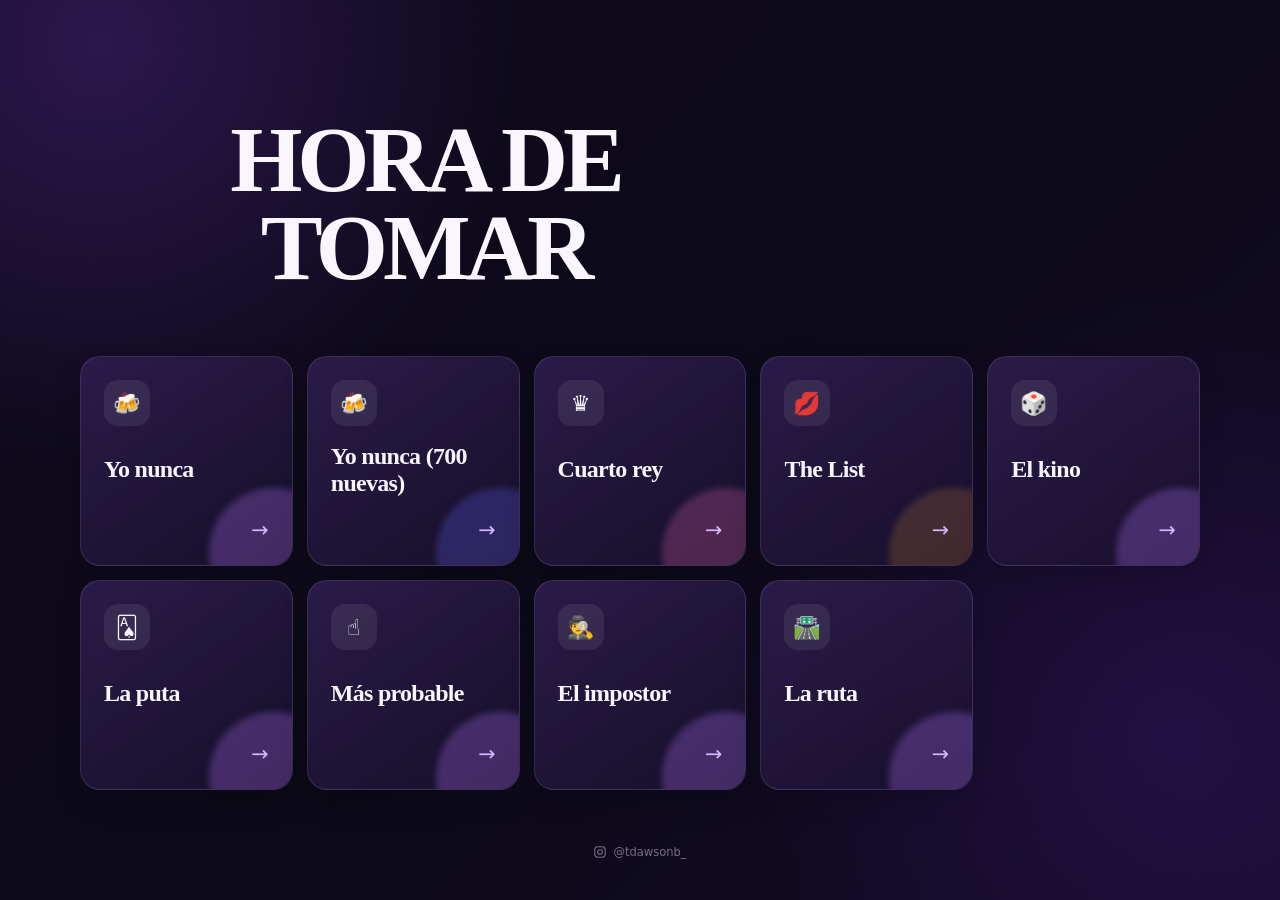
<file: index.html>
<!DOCTYPE html>
<html lang="es">
<head>
  <meta charset="UTF-8">
  <meta name="viewport" content="width=device-width, initial-scale=1.0">
  <meta name="theme-color" content="#100a1f">
  <title>EL ENFASIS</title>
  <link rel="stylesheet" href="styles.css">
</head>
<body>
  <header class="site-header">
    <!-- <a class="brand" href="index.html"><span class="brand-mark">✦</span> Inicio</a> -->
    <!-- <span class="header-link">5 juegos para la noche</span> -->
  </header>
  <main class="home-shell">
    <section class="home-hero">
      <!-- <p class="eyebrow">Plan de noche</p> -->
      <h1>HORA DE TOMAR<br><span></span></h1>
      <!-- <p class="hero-copy">Elige un juego, reúne a tu gente y deja que el azar decida el siguiente momento.</p> -->
    </section>
    <nav class="game-menu" aria-label="Elige un juego">
      <a href="yo_nunca.html" class="game-btn"><span class="game-icon">🍻</span><span><strong>Yo nunca</strong><small></small></span><span class="game-arrow">→</span></a>
      <a href="nuevo_yo_nunca.html" class="game-btn"><span class="game-icon">🍻</span><span><strong>Yo nunca (700 nuevas)</strong><small></small></span><span class="game-arrow">→</span></a>
      <a href="cuarto_rey.html" class="game-btn"><span class="game-icon">♛</span><span><strong>Cuarto rey</strong><small></small></span><span class="game-arrow">→</span></a>
      <a href="the_kiss_list.html" class="game-btn"><span class="game-icon">💋</span><span><strong>The List</strong><small></small></span><span class="game-arrow">→</span></a>
      <a href="kino.html" class="game-btn"><span class="game-icon">🎲</span><span><strong>El kino</strong><small></small></span><span class="game-arrow">→</span></a>
      <a href="la_puta.html" class="game-btn"><span class="game-icon">🂡</span><span><strong>La puta</strong><small></small></span><span class="game-arrow">→</span></a>
      <a href="mas_probable.html" class="game-btn"><span class="game-icon">☝</span><span><strong>Más probable</strong><small></small></span><span class="game-arrow">→</span></a>
      <a href="el_impostor.html" class="game-btn"><span class="game-icon">🕵</span><span><strong>El impostor</strong><small></small></span><span class="game-arrow">→</span></a>
      <a href="la_ruta.html" class="game-btn"><span class="game-icon">🛣️</span><span><strong>La ruta</strong><small></small></span><span class="game-arrow">→</span></a>
    </nav>
  </main>
  <footer class="site-footer"><a class="instagram-link" href="https://www.instagram.com/tdawsonb_/" target="_blank" rel="noopener noreferrer" aria-label="Instagram de tdawsonb_"><svg class="instagram-icon" viewBox="0 0 24 24" aria-hidden="true"><rect x="3" y="3" width="18" height="18" rx="5"></rect><circle cx="12" cy="12" r="4"></circle><path d="M17.5 6.5h.01"></path></svg>@tdawsonb_</a></footer>
</body>
</html>
</file>
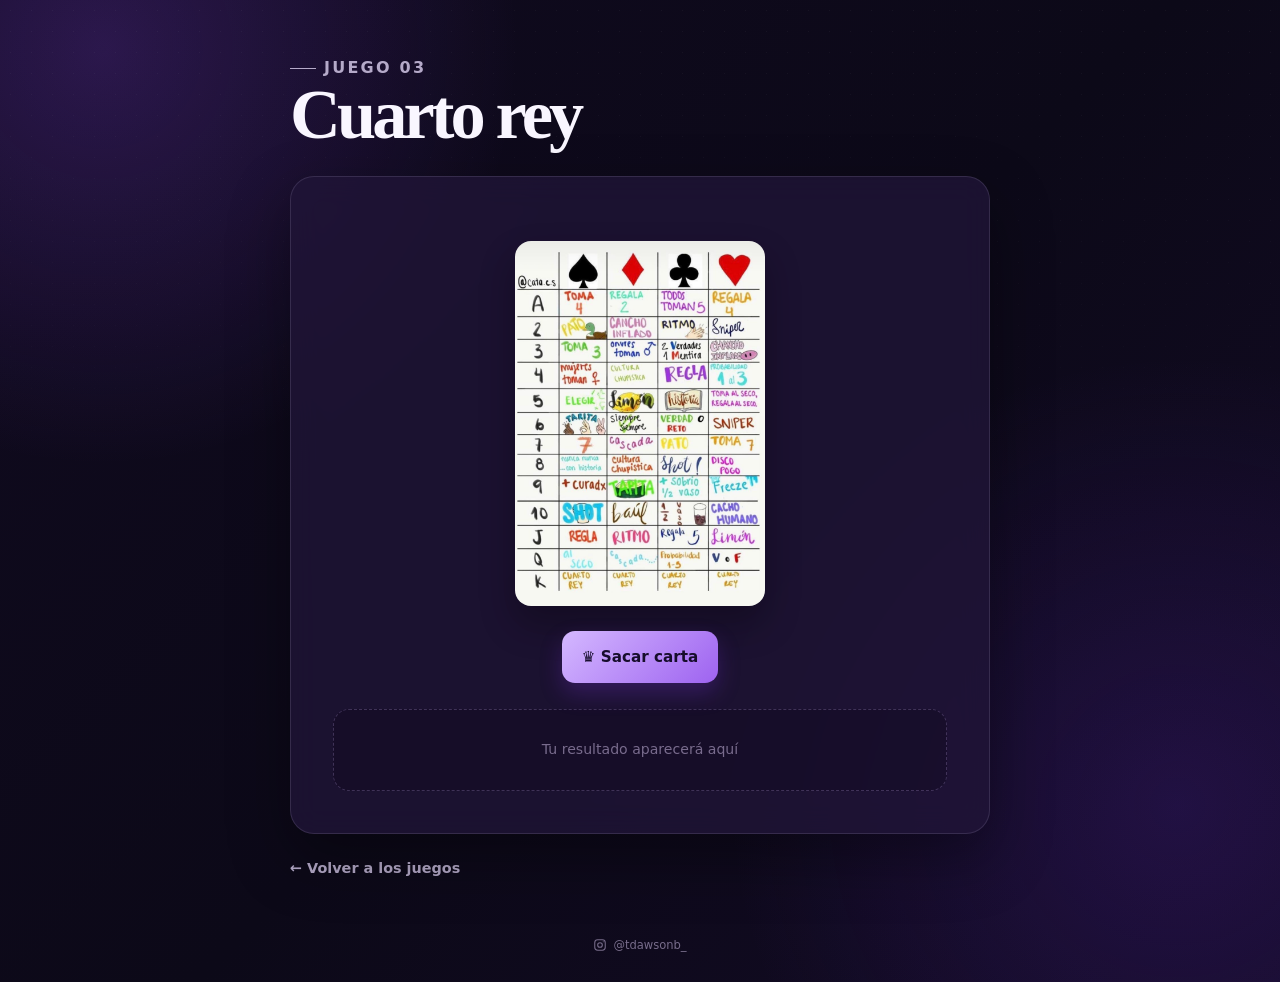
<file: cuarto_rey.html>
<!DOCTYPE html>
<html lang="es">
<head>
  <meta charset="UTF-8">
  <meta name="viewport" content="width=device-width, initial-scale=1.0">
  <meta name="theme-color" content="#100a1f">
  <title>Cuarto rey</title>
  <link rel="stylesheet" href="styles.css">
</head>
<body>
  <main class="game-shell">
    <section class="game-intro"><p class="eyebrow">Juego 03</p><h1>Cuarto rey</h1><p></p></section>
    <section class="game-content">
      <p></p>
      <img id="cuarto-rey-img" src="cuartorey.jpg" alt="Mazo del juego Cuarto rey" class="game-img">
      <button class="action-btn" type="button" onclick="cuartoReyAccion()">♛ Sacar carta</button>
      <div id="cuarto-rey-resultado" class="resultado" aria-live="polite"></div>
    </section>
    <div class="back-menu"><a href="index.html" class="back-btn">← Volver a los juegos</a></div>
  </main>
  <footer class="site-footer"><a class="instagram-link" href="https://www.instagram.com/tdawsonb_/" target="_blank" rel="noopener noreferrer" aria-label="Instagram de tdawsonb_"><svg class="instagram-icon" viewBox="0 0 24 24" aria-hidden="true"><rect x="3" y="3" width="18" height="18" rx="5"></rect><circle cx="12" cy="12" r="4"></circle><path d="M17.5 6.5h.01"></path></svg>@tdawsonb_</a></footer>
  <script src="script.js"></script>
</body>
</html>
</file>
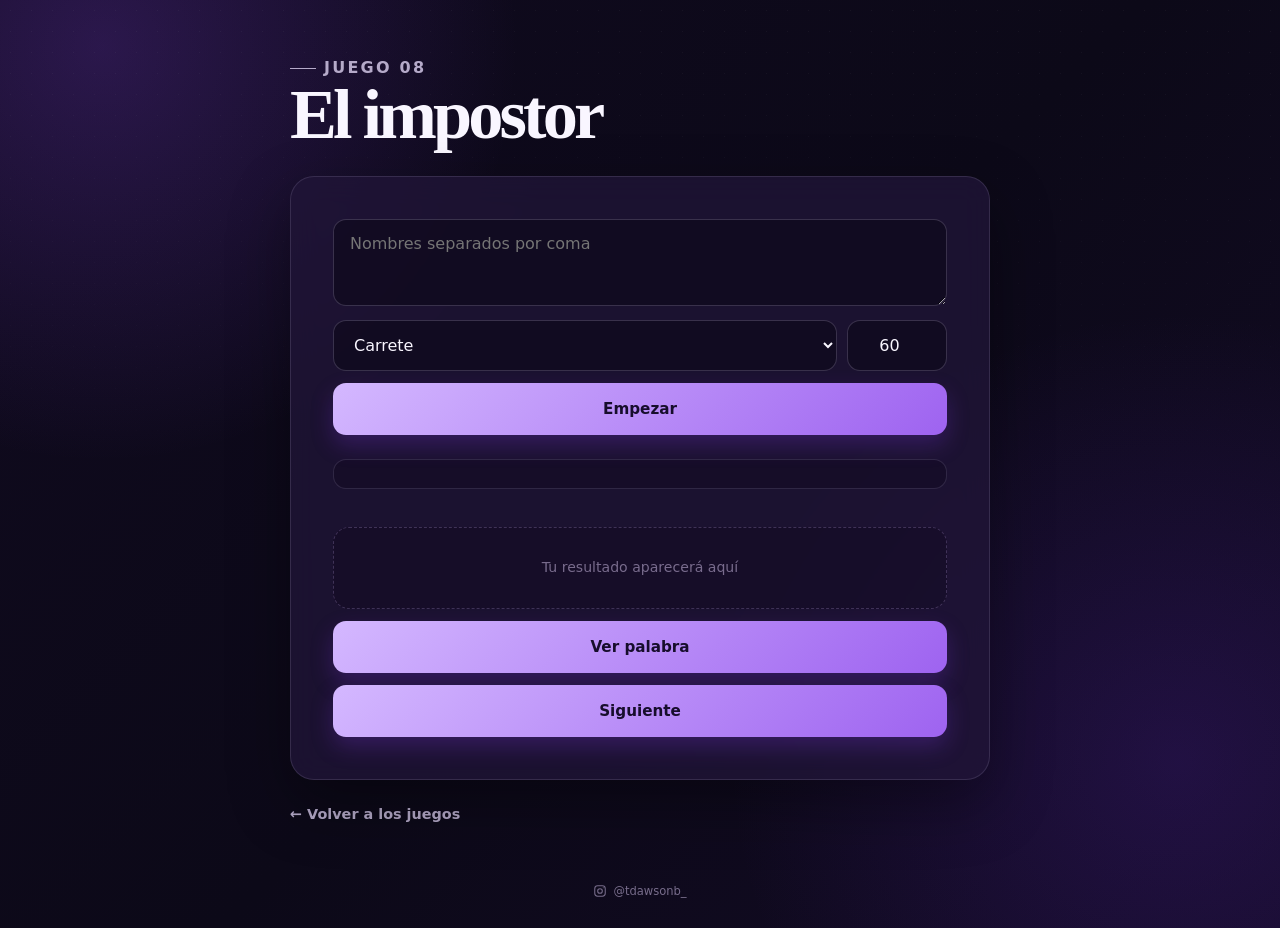
<file: el_impostor.html>
<!DOCTYPE html>
<html lang="es">
<head>
  <meta charset="UTF-8">
  <meta name="viewport" content="width=device-width, initial-scale=1.0">
  <meta name="theme-color" content="#100a1f">
  <title>El impostor</title>
  <link rel="stylesheet" href="styles.css">
</head>
<body>
  <main class="game-shell">
    <section class="game-intro"><p class="eyebrow">Juego 08</p><h1>El impostor</h1><p></p></section>
    <section class="game-content">
      <textarea id="impostor-nombres" class="game-textarea" rows="3" placeholder="Nombres separados por coma" aria-label="Nombres de jugadores"></textarea>
      <div class="impostor-options">
        <select id="impostor-categoria" aria-label="Categoría">
          <option value="carrete">Carrete</option>
          <option value="cuerpo">Cuerpo</option>
          <option value="lugares">Lugares</option>
          <option value="cultura">Cultura</option>
          <option value="citas_y_travesuras">Citas y travesuras</option>
          <option value="comida_y_bajon">Comida y bajón</option>
          <option value="excusas_y_mentiras">Excusas y mentiras</option>
        </select>
        <input id="impostor-tiempo" type="number" value="60" min="15" max="300" aria-label="Segundos">
      </div>
      <button class="action-btn impostor-start" type="button" onclick="iniciarImpostor()">Empezar</button>
      <div id="impostor-stage" class="impostor-stage" hidden>
        <div id="impostor-turno" class="turn-card"></div>
        <div id="impostor-palabra" class="resultado impostor-word"></div>
        <button id="impostor-revelar" class="action-btn" type="button" onclick="revelarPalabraImpostor()">Ver palabra</button>
        <button id="impostor-siguiente" class="action-btn" type="button" onclick="siguienteJugadorImpostor()" hidden>Siguiente</button>
        <div id="impostor-timer" class="timer" hidden>01:00</div>
      </div>
    </section>
    <div class="back-menu"><a href="index.html" class="back-btn">← Volver a los juegos</a></div>
  </main>
  <footer class="site-footer"><a class="instagram-link" href="https://www.instagram.com/tdawsonb_/" target="_blank" rel="noopener noreferrer" aria-label="Instagram de tdawsonb_"><svg class="instagram-icon" viewBox="0 0 24 24" aria-hidden="true"><rect x="3" y="3" width="18" height="18" rx="5"></rect><circle cx="12" cy="12" r="4"></circle><path d="M17.5 6.5h.01"></path></svg>@tdawsonb_</a></footer>
  <script src="script.js"></script>
</body>
</html>
</file>
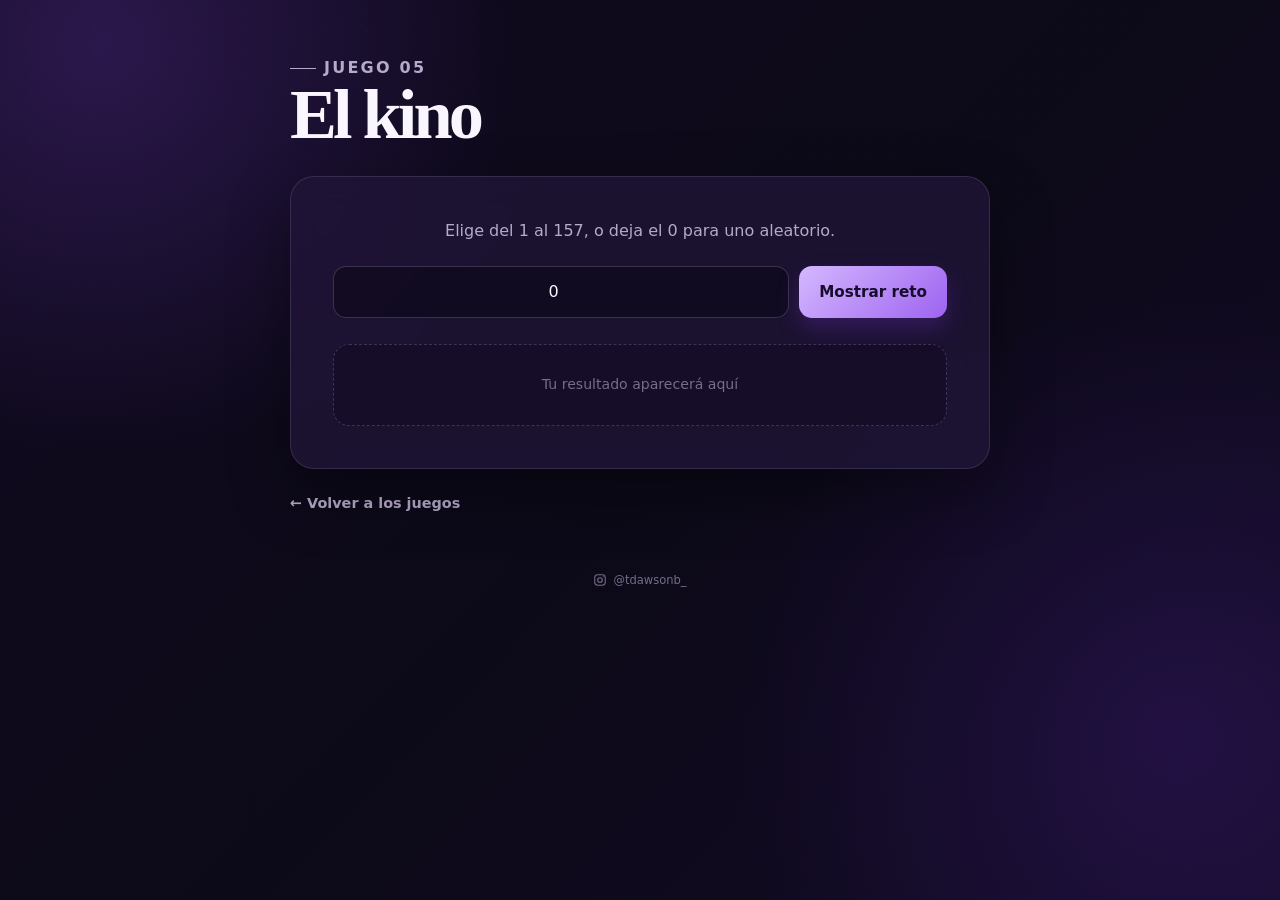
<file: kino.html>
<!DOCTYPE html>
<html lang="es">
<head>
  <meta charset="UTF-8">
  <meta name="viewport" content="width=device-width, initial-scale=1.0">
  <meta name="theme-color" content="#100a1f">
  <title>El kino</title>
  <link rel="stylesheet" href="styles.css">
</head>
<body>
  <main class="game-shell">
    <section class="game-intro"><p class="eyebrow">Juego 05</p><h1>El kino</h1><p></p></section>
    <section class="game-content">
      <p>Elige del 1 al 157, o deja el 0 para uno aleatorio.</p>
      <div class="number-form"><input type="number" id="numero-input" min="0" max="157" value="0" placeholder="0 — aleatorio" aria-label="Número de reto"><button class="action-btn" type="button" onclick="kino(document.getElementById('numero-input').value)">Mostrar reto</button></div>
      <div id="la-polla-resultado" class="resultado" aria-live="polite"></div>
    </section>
    <div class="back-menu"><a href="index.html" class="back-btn">← Volver a los juegos</a></div>
  </main>
  <footer class="site-footer"><a class="instagram-link" href="https://www.instagram.com/tdawsonb_/" target="_blank" rel="noopener noreferrer" aria-label="Instagram de tdawsonb_"><svg class="instagram-icon" viewBox="0 0 24 24" aria-hidden="true"><rect x="3" y="3" width="18" height="18" rx="5"></rect><circle cx="12" cy="12" r="4"></circle><path d="M17.5 6.5h.01"></path></svg>@tdawsonb_</a></footer>
  <script src="script.js"></script>
</body>
</html>
</file>
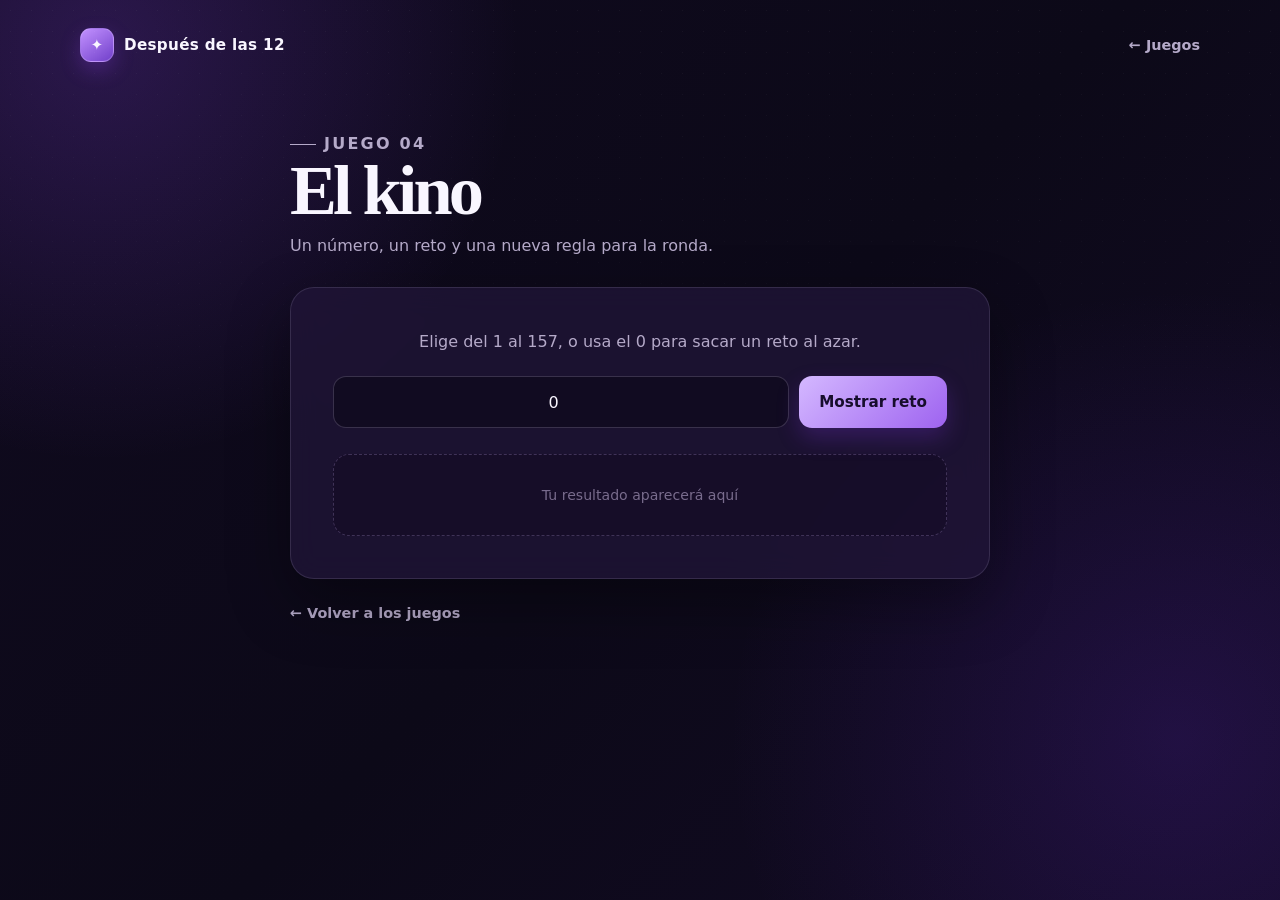
<file: la_polla.html>
<!DOCTYPE html>
<html lang="es">
<head>
  <meta charset="UTF-8">
  <meta name="viewport" content="width=device-width, initial-scale=1.0">
  <meta name="theme-color" content="#100a1f">
  <title>El kino · Después de las 12</title>
  <link rel="stylesheet" href="styles.css">
</head>
<body>
  <header class="site-header"><a class="brand" href="index.html"><span class="brand-mark">✦</span> Después de las 12</a><a class="header-link" href="index.html">← Juegos</a></header>
  <main class="game-shell">
    <section class="game-intro"><p class="eyebrow">Juego 04</p><h1>El kino</h1><p>Un número, un reto y una nueva regla para la ronda.</p></section>
    <section class="game-content">
      <p>Elige del 1 al 157, o usa el 0 para sacar un reto al azar.</p>
      <div class="number-form"><input type="number" id="numero-input" min="0" max="157" value="0" placeholder="0 — aleatorio" aria-label="Número de reto"><button class="action-btn" type="button" onclick="laPolla(document.getElementById('numero-input').value)">Mostrar reto</button></div>
      <div id="la-polla-resultado" class="resultado" aria-live="polite"></div>
    </section>
    <div class="back-menu"><a href="index.html" class="back-btn">← Volver a los juegos</a></div>
  </main>
  <script src="script.js"></script>
</body>
</html>
</file>
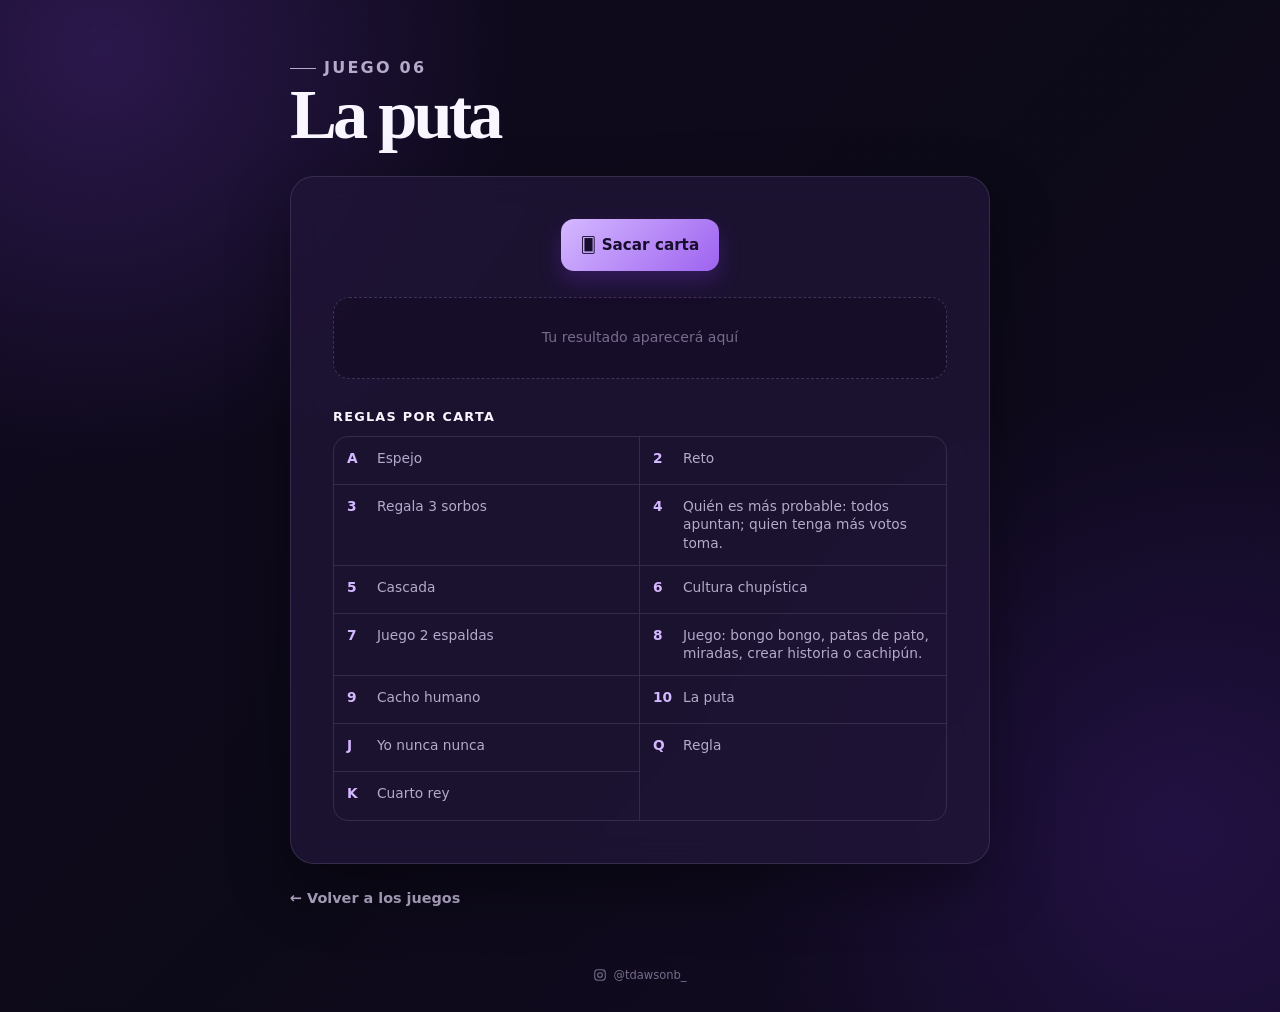
<file: la_puta.html>
<!DOCTYPE html>
<html lang="es">
<head>
  <meta charset="UTF-8">
  <meta name="viewport" content="width=device-width, initial-scale=1.0">
  <meta name="theme-color" content="#100a1f">
  <title>La puta</title>
  <link rel="stylesheet" href="styles.css">
</head>
<body>
  <main class="game-shell">
    <section class="game-intro"><p class="eyebrow">Juego 06</p><h1>La puta</h1><p></p></section>
    <section class="game-content">
      <button class="action-btn" type="button" onclick="laPutaAccion()">🂠 Sacar carta</button>
      <div id="la-puta-resultado" class="resultado" aria-live="polite"></div>
      <h2 class="rules-heading">Reglas por carta</h2>
      <div class="card-rules" aria-label="Reglas de La puta">
        <div class="card-rule"><span class="card-rank">A</span><span>Espejo</span></div>
        <div class="card-rule"><span class="card-rank">2</span><span>Reto</span></div>
        <div class="card-rule"><span class="card-rank">3</span><span>Regala 3 sorbos</span></div>
        <div class="card-rule"><span class="card-rank">4</span><span>Quién es más probable: todos apuntan; quien tenga más votos toma.</span></div>
        <div class="card-rule"><span class="card-rank">5</span><span>Cascada</span></div>
        <div class="card-rule"><span class="card-rank">6</span><span>Cultura chupística</span></div>
        <div class="card-rule"><span class="card-rank">7</span><span>Juego 2 espaldas</span></div>
        <div class="card-rule"><span class="card-rank">8</span><span>Juego: bongo bongo, patas de pato, miradas, crear historia o cachipún.</span></div>
        <div class="card-rule"><span class="card-rank">9</span><span>Cacho humano</span></div>
        <div class="card-rule"><span class="card-rank">10</span><span>La puta</span></div>
        <div class="card-rule"><span class="card-rank">J</span><span>Yo nunca nunca</span></div>
        <div class="card-rule"><span class="card-rank">Q</span><span>Regla</span></div>
        <div class="card-rule"><span class="card-rank">K</span><span>Cuarto rey</span></div>
      </div>
    </section>
    <div class="back-menu"><a href="index.html" class="back-btn">← Volver a los juegos</a></div>
  </main>
  <footer class="site-footer"><a class="instagram-link" href="https://www.instagram.com/tdawsonb_/" target="_blank" rel="noopener noreferrer" aria-label="Instagram de tdawsonb_"><svg class="instagram-icon" viewBox="0 0 24 24" aria-hidden="true"><rect x="3" y="3" width="18" height="18" rx="5"></rect><circle cx="12" cy="12" r="4"></circle><path d="M17.5 6.5h.01"></path></svg>@tdawsonb_</a></footer>
  <script src="script.js"></script>
</body>
</html>
</file>
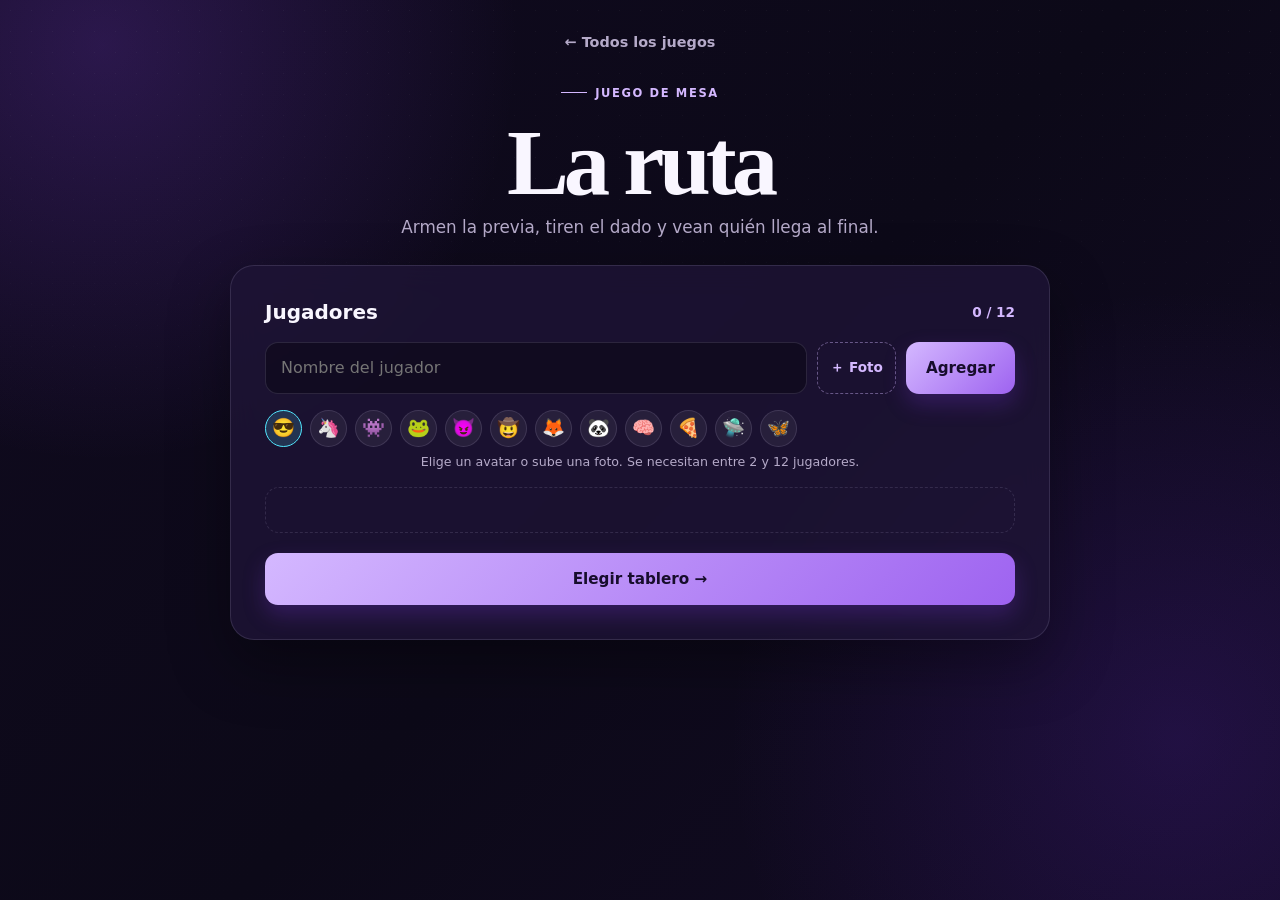
<file: la_ruta.html>
<!DOCTYPE html><html lang="es"><head><meta charset="UTF-8"><meta name="viewport" content="width=device-width,initial-scale=1.0"><meta name="theme-color" content="#100a1f"><title>La Ruta · Hora de Tomar</title><link rel="stylesheet" href="styles.css"><link rel="stylesheet" href="la_ruta.css"></head><body class="route-body"><main class="route-shell"><a href="index.html" class="back-btn route-back">← Todos los juegos</a><section class="route-screen active" id="setup-screen"><p class="eyebrow">Juego de mesa</p><h1>La ruta</h1><p class="route-lead">Armen la previa, tiren el dado y vean quién llega al final.</p><div class="route-panel"><div class="route-panel-head"><h2>Jugadores</h2><span id="player-count">0 / 12</span></div><form class="player-form" id="player-form"><input id="player-name" maxlength="18" autocomplete="off" placeholder="Nombre del jugador" required><label class="avatar-upload"><input id="avatar-file" type="file" accept="image/*"><span>＋ Foto</span></label><button class="action-btn" type="submit">Agregar</button></form><div class="avatar-picks" id="avatar-picks"></div><p class="field-help">Elige un avatar o sube una foto. Se necesitan entre 2 y 12 jugadores.</p><div class="players-list" id="players-list"></div><button class="action-btn route-primary" type="button" id="go-mode" disabled>Elegir tablero →</button></div></section><section class="route-screen" id="mode-screen"><p class="eyebrow">Preparar partida</p><h1>Elijan la vibra</h1><div class="route-panel"><div class="board-choices" id="board-choices"><button class="board-choice selected" type="button" data-board="classic"><b>✨ Clásico</b><span>Balanceado y para todos.</span></button><button class="board-choice" type="button" data-board="flash"><b>⚡ Flash</b><span>15 casillas. Sin pausas.</span></button><button class="board-choice" type="button" data-board="extreme"><b>💥 Extremo</b><span>42 casillas de caos.</span></button><button class="board-choice" type="button" data-board="hot"><b>🔥 Hot / Pareja</b><span>Íntimo, picante y opcional.</span></button></div><h2 class="modes-title">Casillas habilitadas</h2><div class="mode-toggles"><label><input type="checkbox" value="yoNunca" checked>🍻 Yo nunca</label><label><input type="checkbox" value="verdadOReto" checked>🎯 Verdad o reto</label><label><input type="checkbox" value="masProbable" checked>👉 Más probable</label><label><input type="checkbox" value="versus" checked>⚔️ Versus</label><label><input type="checkbox" value="regla" checked>📣 Reglas y castigos</label><label><input type="checkbox" value="hot">🔥 Hot / Pareja</label></div><div class="route-actions"><button class="secondary-btn" type="button" data-back="setup-screen">← Jugadores</button><button class="action-btn" type="button" id="start-game">¡A jugar!</button></div></div></section><section class="route-screen" id="game-screen"><div class="game-topbar"><button class="secondary-btn" type="button" id="restart-settings">⚙ Ajustes</button><div class="turn-pill" id="turn-pill"></div></div><div class="game-layout"><div class="board-wrap"><div class="route-board" id="route-board"></div><div class="board-legend" id="board-legend"></div></div><aside class="game-control route-panel"><p class="control-label">Turno de</p><div class="current-player" id="current-player"></div><div class="dice" id="dice"><i></i><i></i><i></i><i></i><i></i><i></i></div><p class="dice-copy" id="dice-copy">Lanza el dado</p><button class="action-btn dice-button" type="button" id="roll-dice">🎲 Lanzar dado</button><div class="score-list" id="score-list"></div></aside></div></section></main><div class="route-modal" id="challenge-modal"><div class="modal-card"><span class="modal-icon" id="modal-icon"></span><p class="modal-type" id="modal-type"></p><h2 id="modal-title">Reto</h2><p id="modal-text"></p><div class="modal-actions"><button class="secondary-btn" id="fail-challenge" type="button">No cumplido<br><small>Toma 2</small></button><button class="action-btn" id="complete-challenge" type="button">Cumplido →</button></div></div></div><div class="route-modal" id="win-modal"><div class="modal-card winner-card"><span class="winner-confetti">🎉</span><p class="modal-type">Fin de la partida</p><h2 id="winner-name"></h2><p>¡Llegó al final de La Ruta!</p><button class="action-btn" id="play-again" type="button">Jugar otra vez</button><button class="text-btn" id="new-game" type="button">Cambiar jugadores</button></div></div><script src="la_ruta.js"></script></body></html>
</file>
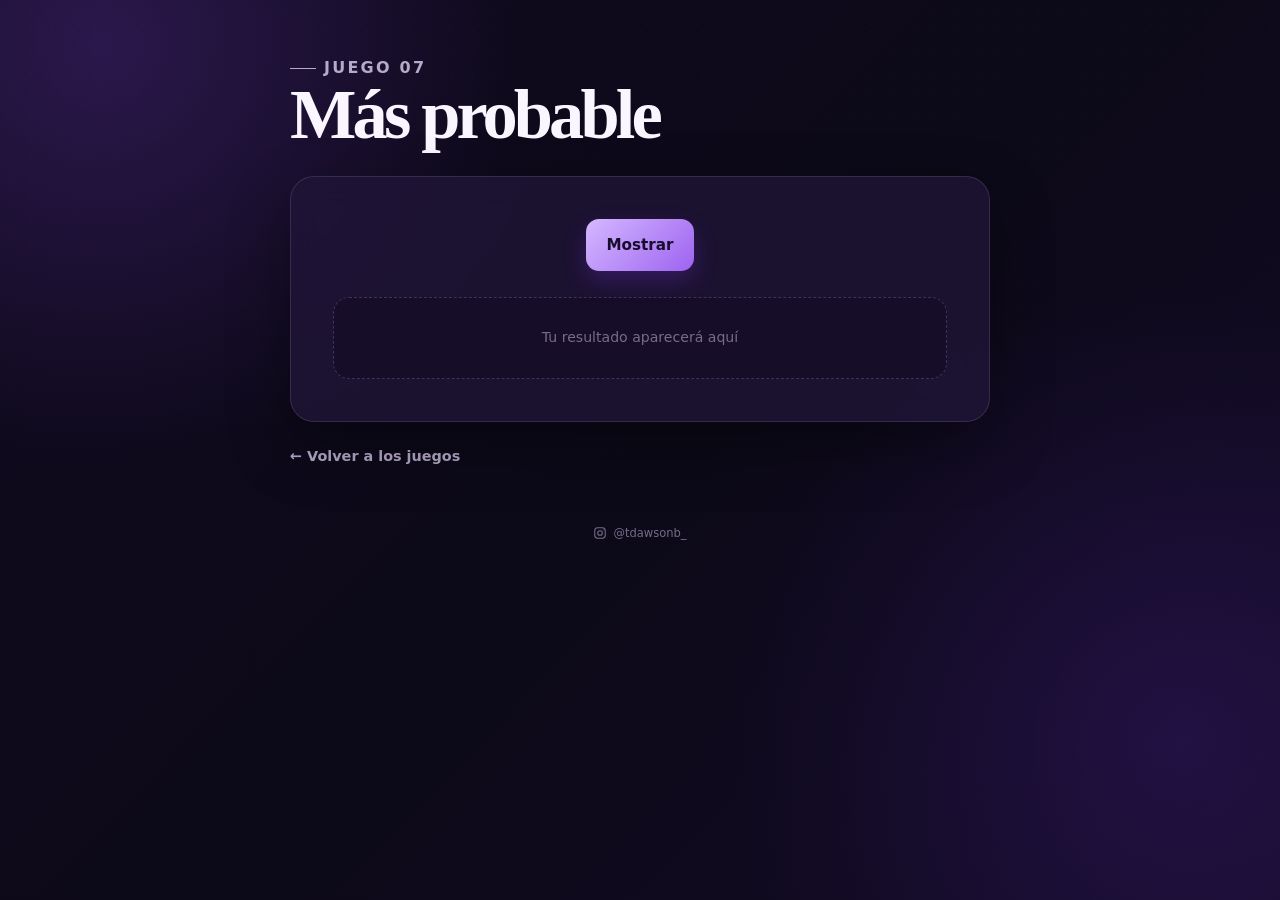
<file: mas_probable.html>
<!DOCTYPE html>
<html lang="es">
<head>
  <meta charset="UTF-8">
  <meta name="viewport" content="width=device-width, initial-scale=1.0">
  <meta name="theme-color" content="#100a1f">
  <title>Más probable</title>
  <link rel="stylesheet" href="styles.css">
</head>
<body>
  <main class="game-shell">
    <section class="game-intro"><p class="eyebrow">Juego 07</p><h1>Más probable</h1><p></p></section>
    <section class="game-content">
      <button class="action-btn" type="button" onclick="masProbableAccion()">Mostrar</button>
      <div id="mas-probable-resultado" class="resultado" aria-live="polite"></div>
    </section>
    <div class="back-menu"><a href="index.html" class="back-btn">← Volver a los juegos</a></div>
  </main>
  <footer class="site-footer"><a class="instagram-link" href="https://www.instagram.com/tdawsonb_/" target="_blank" rel="noopener noreferrer" aria-label="Instagram de tdawsonb_"><svg class="instagram-icon" viewBox="0 0 24 24" aria-hidden="true"><rect x="3" y="3" width="18" height="18" rx="5"></rect><circle cx="12" cy="12" r="4"></circle><path d="M17.5 6.5h.01"></path></svg>@tdawsonb_</a></footer>
  <script src="script.js"></script>
</body>
</html>
</file>
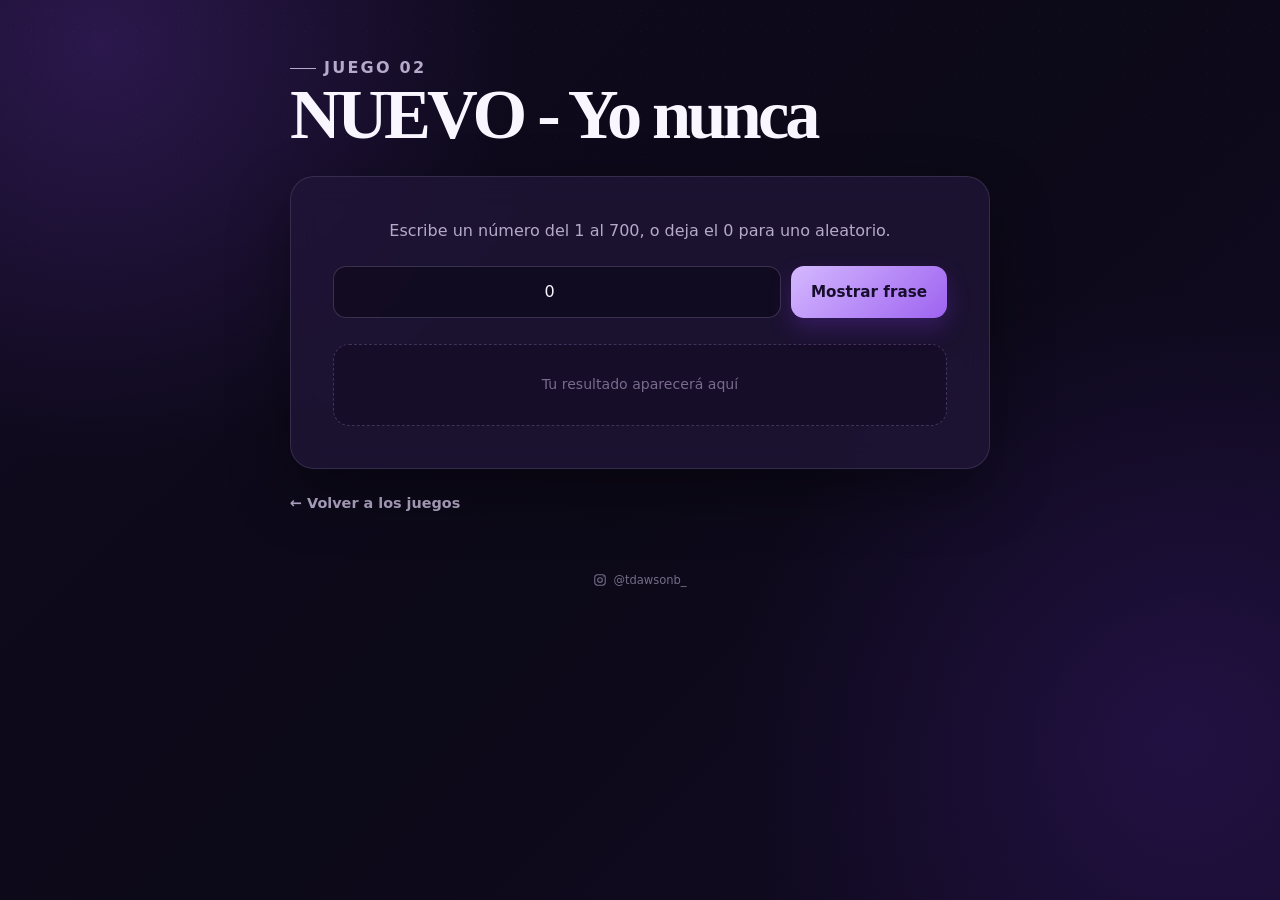
<file: nuevo_yo_nunca.html>
<!DOCTYPE html>
<html lang="es">
<head>
  <meta charset="UTF-8">
  <meta name="viewport" content="width=device-width, initial-scale=1.0">
  <meta name="theme-color" content="#100a1f">
  <title>NUEVO - Yo nunca</title>
  <link rel="stylesheet" href="styles.css">
</head>
<body>
  <main class="game-shell">
    <section class="game-intro"><p class="eyebrow">Juego 02</p><h1>NUEVO - Yo nunca</h1><p></p></section>
    <section class="game-content">
      <p>Escribe un número del 1 al 700, o deja el 0 para  uno aleatorio.</p>
      <div class="number-form"><input type="number" id="numero-input-2" min="0" max="700" value="0" placeholder="0 — aleatorio" aria-label="Número de frase"><button class="action-btn" type="button" onclick="yoNunca2(document.getElementById('numero-input-2').value)">Mostrar frase</button></div>
      <div id="frase-resultado-2" class="resultado" aria-live="polite"></div>
    </section>
    <div class="back-menu"><a href="index.html" class="back-btn">← Volver a los juegos</a></div>
  </main>
  <footer class="site-footer"><a class="instagram-link" href="https://www.instagram.com/tdawsonb_/" target="_blank" rel="noopener noreferrer" aria-label="Instagram de tdawsonb_"><svg class="instagram-icon" viewBox="0 0 24 24" aria-hidden="true"><rect x="3" y="3" width="18" height="18" rx="5"></rect><circle cx="12" cy="12" r="4"></circle><path d="M17.5 6.5h.01"></path></svg>@tdawsonb_</a></footer>
  <script src="script.js"></script>
</body>
</html>
</file>
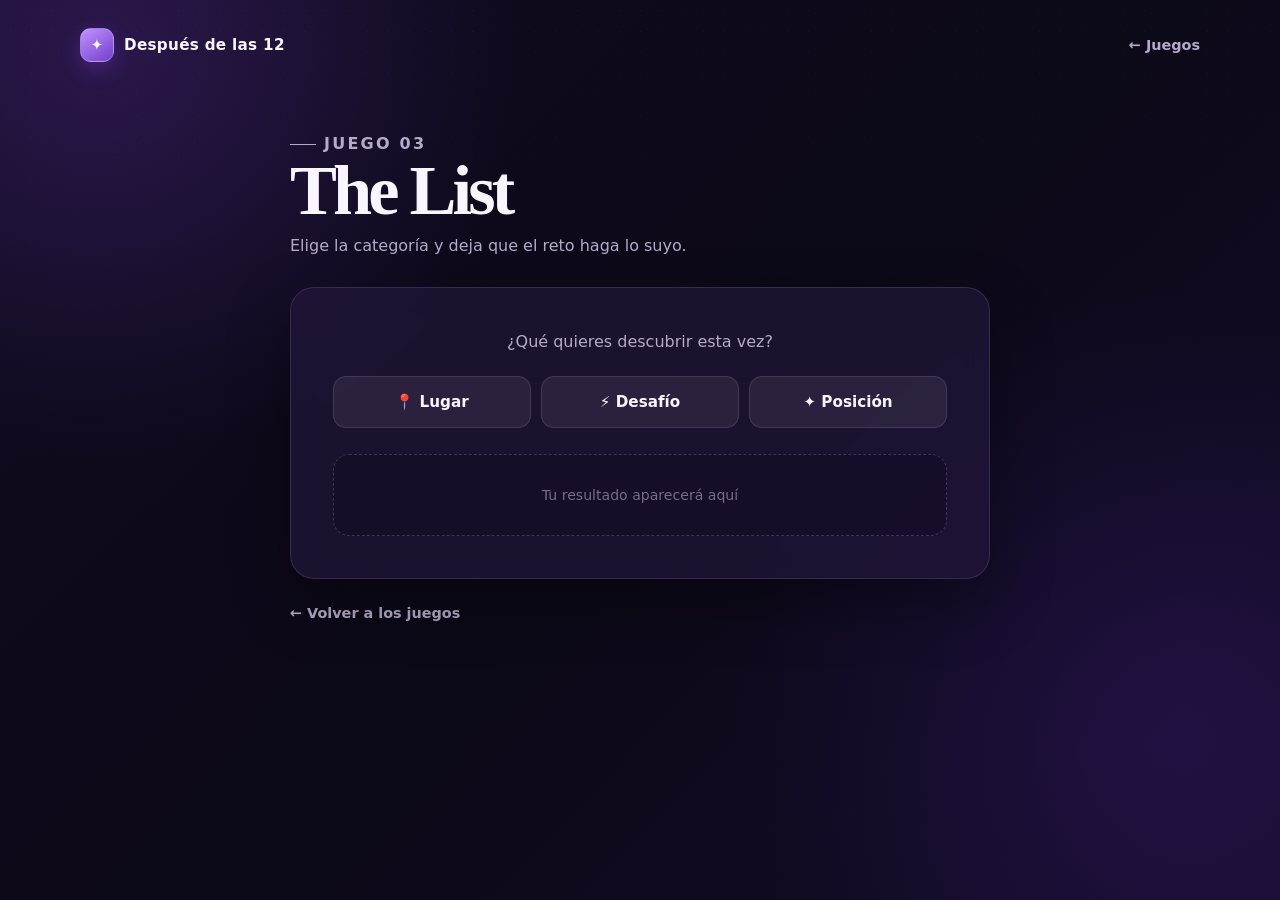
<file: the_kiss_list.html>
<!DOCTYPE html>
<html lang="es">
<head>
  <meta charset="UTF-8">
  <meta name="viewport" content="width=device-width, initial-scale=1.0">
  <meta name="theme-color" content="#100a1f">
  <title>The List · Después de las 12</title>
  <link rel="stylesheet" href="styles.css">
</head>
<body>
  <header class="site-header"><a class="brand" href="index.html"><span class="brand-mark">✦</span> Después de las 12</a><a class="header-link" href="index.html">← Juegos</a></header>
  <main class="game-shell">
    <section class="game-intro"><p class="eyebrow">Juego 03</p><h1>The List</h1><p>Elige la categoría y deja que el reto haga lo suyo.</p></section>
    <section class="game-content">
      <p>¿Qué quieres descubrir esta vez?</p>
      <div class="action-grid"><button class="action-btn" type="button" onclick="kissListLugar()">📍 Lugar</button><button class="action-btn" type="button" onclick="kissListDesafio()">⚡ Desafío</button><button class="action-btn" type="button" onclick="kissListPosicion()">✦ Posición</button></div>
      <div id="kiss-list-resultado" class="resultado" aria-live="polite"></div>
    </section>
    <div class="back-menu"><a href="index.html" class="back-btn">← Volver a los juegos</a></div>
  </main>
  <script src="script.js"></script>
</body>
</html>
</file>
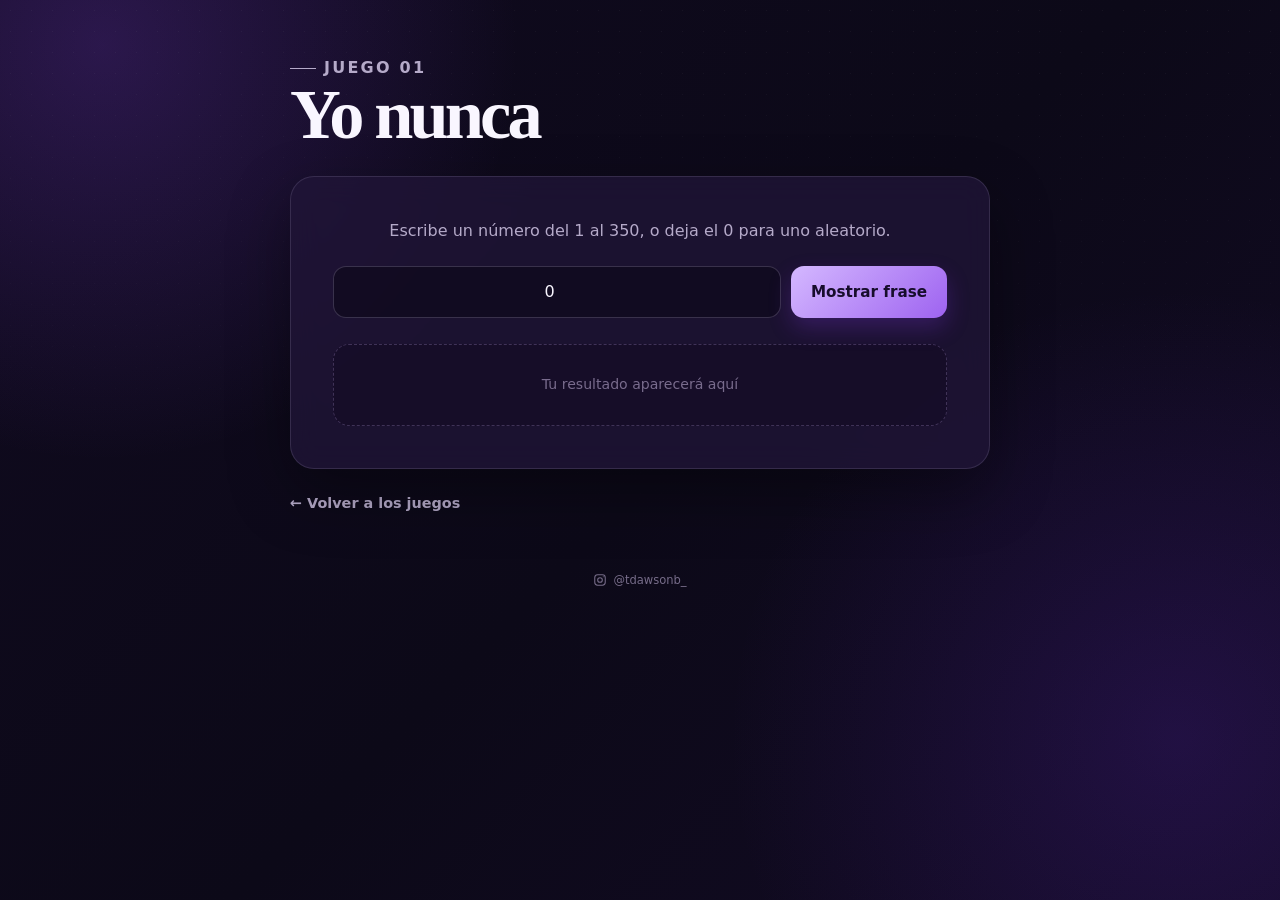
<file: yo_nunca.html>
<!DOCTYPE html>
<html lang="es">
<head>
  <meta charset="UTF-8">
  <meta name="viewport" content="width=device-width, initial-scale=1.0">
  <meta name="theme-color" content="#100a1f">
  <title>Yo nunca</title>
  <link rel="stylesheet" href="styles.css">
</head>
<body>
  <main class="game-shell">
    <section class="game-intro"><p class="eyebrow">Juego 01</p><h1>Yo nunca</h1><p></p></section>
    <section class="game-content">
      <p>Escribe un número del 1 al 350, o deja el 0 para  uno aleatorio.</p>
      <div class="number-form"><input type="number" id="numero-input" min="0" max="350" value="0" placeholder="0 — aleatorio" aria-label="Número de frase"><button class="action-btn" type="button" onclick="yoNunca(document.getElementById('numero-input').value)">Mostrar frase</button></div>
      <div id="frase-resultado" class="resultado" aria-live="polite"></div>
    </section>
    <div class="back-menu"><a href="index.html" class="back-btn">← Volver a los juegos</a></div>
  </main>
  <footer class="site-footer"><a class="instagram-link" href="https://www.instagram.com/tdawsonb_/" target="_blank" rel="noopener noreferrer" aria-label="Instagram de tdawsonb_"><svg class="instagram-icon" viewBox="0 0 24 24" aria-hidden="true"><rect x="3" y="3" width="18" height="18" rx="5"></rect><circle cx="12" cy="12" r="4"></circle><path d="M17.5 6.5h.01"></path></svg>@tdawsonb_</a></footer>
  <script src="script.js"></script>
</body>
</html>
</file>
<file: styles.css>
:root {
  --bg: #100a1f;
  --bg-deep: #080510;
  --surface: rgba(32, 21, 56, .78);
  --surface-strong: #23163d;
  --line: rgba(225, 211, 255, .13);
  --text: #f9f6ff;
  --muted: #b5aac9;
  --accent: #aa73ff;
  --accent-light: #d4b8ff;
  --accent-dark: #7c42d3;
  --shadow: 0 24px 60px rgba(0, 0, 0, .35);
}

* { box-sizing: border-box; }

html { min-height: 100%; background: var(--bg-deep); }

body {
  min-height: 100vh;
  margin: 0;
  color: var(--text);
  font-family: ui-sans-serif, system-ui, -apple-system, BlinkMacSystemFont, "Segoe UI", sans-serif;
  background:
    radial-gradient(circle at 8% 5%, rgba(141, 72, 239, .22), transparent 26rem),
    radial-gradient(circle at 92% 82%, rgba(91, 38, 183, .22), transparent 28rem),
    linear-gradient(135deg, #100a1f 0%, #0c0918 52%, #130b25 100%);
  text-align: center;
}

body::before {
  content: '';
  position: fixed;
  inset: 0;
  pointer-events: none;
  opacity: .32;
  background-image: radial-gradient(rgba(255,255,255,.14) .65px, transparent .65px);
  background-size: 21px 21px;
  mask-image: linear-gradient(to bottom, black, transparent 68%);
}

a, button, input { -webkit-tap-highlight-color: transparent; }

.site-header {
  width: min(1120px, calc(100% - 40px));
  margin: 0 auto;
  padding: 28px 0 14px;
  display: flex;
  align-items: center;
  justify-content: space-between;
}

.brand {
  display: inline-flex;
  align-items: center;
  gap: 10px;
  color: var(--text);
  text-decoration: none;
  font-size: .95rem;
  font-weight: 700;
  letter-spacing: .02em;
}

.brand-mark {
  display: grid;
  width: 34px;
  height: 34px;
  place-items: center;
  border: 1px solid rgba(215, 183, 255, .35);
  border-radius: 11px;
  background: linear-gradient(145deg, #c291ff, #7140ca);
  box-shadow: 0 8px 20px rgba(126, 60, 213, .32);
}

.header-link, .back-btn {
  display: inline-flex;
  align-items: center;
  gap: 8px;
  color: var(--muted);
  text-decoration: none;
  font-size: .9rem;
  font-weight: 600;
  transition: color .2s ease, background .2s ease, transform .2s ease;
}
.header-link:hover, .back-btn:hover { color: var(--text); transform: translateX(-2px); }

main { position: relative; z-index: 1; }

.home-shell, .game-shell {
  width: min(1120px, calc(100% - 40px));
  margin: 0 auto;
}

.home-hero { padding: 74px 0 46px; max-width: 690px; }
.eyebrow {
  display: inline-flex;
  align-items: center;
  gap: 8px;
  margin: 0 0 19px;
  color: var(--accent-light);
  font-size: .72rem;
  font-weight: 700;
  letter-spacing: .14em;
  text-transform: uppercase;
}
.eyebrow::before { content: ''; width: 26px; height: 1px; background: currentColor; }

h1, h2, p { margin-top: 0; }
h1 {
  margin-bottom: 18px;
  font-family: Georgia, 'Times New Roman', serif;
  font-size: clamp(3.1rem, 8vw, 5.8rem);
  line-height: .95;
  letter-spacing: -.055em;
}
.home-hero h1 span { color: var(--accent-light); font-style: italic; }
.hero-copy { max-width: 500px; margin-bottom: 0; color: var(--muted); font-size: 1.08rem; line-height: 1.65; }

.game-menu {
  display: grid;
  grid-template-columns: repeat(auto-fit, minmax(185px, 1fr));
  gap: 14px;
  padding-bottom: 54px;
}
.game-btn {
  position: relative;
  display: flex;
  min-height: 210px;
  padding: 23px;
  flex-direction: column;
  justify-content: space-between;
  overflow: hidden;
  color: var(--text);
  text-align: left;
  text-decoration: none;
  border: 1px solid var(--line);
  border-radius: 20px;
  background: linear-gradient(145deg, rgba(46, 30, 79, .88), rgba(25, 16, 44, .86));
  box-shadow: 0 12px 28px rgba(0, 0, 0, .15);
  transition: border-color .25s ease, transform .25s ease, box-shadow .25s ease;
}
.game-btn::after { content: ''; position: absolute; width: 130px; height: 130px; right: -47px; bottom: -53px; border-radius: 50%; background: var(--card-glow, rgba(180, 120, 255, .28)); filter: blur(3px); }
.game-btn:hover { border-color: rgba(211, 181, 255, .48); box-shadow: 0 20px 35px rgba(0,0,0,.25); transform: translateY(-5px); }
.game-btn:nth-child(2) { --card-glow: rgba(100, 104, 255, .26); }
.game-btn:nth-child(3) { --card-glow: rgba(244, 112, 190, .24); }
.game-btn:nth-child(4) { --card-glow: rgba(192, 130, 57, .24); }
.game-icon { display: grid; width: 46px; height: 46px; place-items: center; border-radius: 14px; font-size: 1.38rem; background: rgba(255,255,255,.08); }
.game-btn strong { display: block; font-family: Georgia, 'Times New Roman', serif; font-size: 1.5rem; letter-spacing: -.03em; }
.game-btn small { display: block; margin-top: 5px; color: var(--muted); font-size: .8rem; line-height: 1.45; }
.game-arrow { position: relative; z-index: 1; align-self: flex-end; color: var(--accent-light); font-size: 1.3rem; }

.game-shell { max-width: 700px; padding: 54px 0 60px; }
.game-intro { margin-bottom: 28px; text-align: left; }
.game-intro h1 { margin-bottom: 10px; font-size: clamp(2.7rem, 7vw, 4.4rem); }
.game-intro p { margin-bottom: 0; color: var(--muted); font-size: 1rem; line-height: 1.55; }
.game-content {
  padding: clamp(25px, 5vw, 42px);
  border: 1px solid var(--line);
  border-radius: 24px;
  background: var(--surface);
  box-shadow: var(--shadow);
  backdrop-filter: blur(15px);
}
.game-content > p { margin-bottom: 22px; color: var(--muted); line-height: 1.55; }

.number-form { display: flex; gap: 10px; }
input[type="number"] {
  min-width: 0;
  width: 100%;
  padding: 15px 17px;
  color: var(--text);
  font: inherit;
  font-size: 1rem;
  text-align: center;
  border: 1px solid rgba(225, 211, 255, .19);
  border-radius: 13px;
  outline: none;
  background: rgba(8, 5, 16, .45);
  transition: border-color .2s ease, box-shadow .2s ease;
}
input[type="number"]:focus { border-color: var(--accent); box-shadow: 0 0 0 4px rgba(170, 115, 255, .14); }
.game-textarea, select {
  width: 100%;
  padding: 14px 16px;
  color: var(--text);
  font: inherit;
  border: 1px solid rgba(225, 211, 255, .19);
  border-radius: 13px;
  outline: none;
  background: rgba(8, 5, 16, .45);
}
.game-textarea { resize: vertical; }
.game-textarea:focus, select:focus { border-color: var(--accent); box-shadow: 0 0 0 4px rgba(170, 115, 255, .14); }
.impostor-options { display: grid; grid-template-columns: 1fr 100px; gap: 10px; margin-top: 10px; }
.impostor-options input { width: 100%; }
.impostor-start { width: 100%; margin-top: 12px; }
.impostor-stage { display: grid; gap: 12px; margin-top: 24px; }
.turn-card { padding: 14px; color: var(--accent-light); font-weight: 700; border: 1px solid var(--line); border-radius: 13px; background: rgba(7, 4, 15, .22); }
.impostor-word { min-height: 72px; margin-top: 0; }
.timer { padding: 10px; color: var(--accent-light); font-family: Georgia, 'Times New Roman', serif; font-size: 2.3rem; font-weight: 700; letter-spacing: .04em; }

.action-btn {
  display: inline-flex;
  align-items: center;
  justify-content: center;
  gap: 8px;
  min-height: 52px;
  padding: 14px 20px;
  border: 0;
  border-radius: 13px;
  color: #170d2c;
  font: inherit;
  font-size: .95rem;
  font-weight: 700;
  cursor: pointer;
  background: linear-gradient(135deg, #d4b8ff, #9e63f0);
  box-shadow: 0 10px 22px rgba(120, 55, 211, .28);
  transition: transform .2s ease, box-shadow .2s ease, filter .2s ease;
}
.action-btn:hover { filter: brightness(1.07); box-shadow: 0 14px 28px rgba(120, 55, 211, .42); transform: translateY(-2px); }
.action-btn:active { transform: translateY(0); }
.number-form .action-btn { flex: 0 0 auto; }
.action-grid { display: grid; grid-template-columns: repeat(3, 1fr); gap: 10px; }
.action-grid .action-btn { color: var(--text); background: rgba(255,255,255,.07); box-shadow: none; border: 1px solid var(--line); }
.action-grid .action-btn:hover { border-color: rgba(211,181,255,.4); background: rgba(170,115,255,.16); }

.rules-heading { margin: 30px 0 12px; color: var(--text); font-size: .8rem; font-weight: 700; letter-spacing: .1em; text-align: left; text-transform: uppercase; }
.card-rules { display: grid; grid-template-columns: repeat(2, 1fr); overflow: hidden; border: 1px solid var(--line); border-radius: 15px; text-align: left; }
.card-rule { display: flex; gap: 10px; align-items: baseline; min-height: 48px; padding: 12px 13px; color: var(--muted); font-size: .86rem; line-height: 1.35; border-bottom: 1px solid var(--line); }
.card-rule:nth-last-child(-n + 2) { border-bottom: 0; }
.card-rule:nth-child(odd) { border-right: 1px solid var(--line); }
.card-rank { flex: 0 0 20px; color: var(--accent-light); font-weight: 700; }

.resultado {
  display: grid;
  min-height: 82px;
  margin-top: 26px;
  padding: 19px 18px;
  place-items: center;
  color: var(--accent-light);
  font-family: Georgia, 'Times New Roman', serif;
  font-size: clamp(1.18rem, 3.4vw, 1.5rem);
  line-height: 1.4;
  border: 1px dashed rgba(215, 183, 255, .22);
  border-radius: 16px;
  background: rgba(7, 4, 15, .22);
}
.resultado:empty::before { content: 'Tu resultado aparecerá aquí'; color: rgba(202, 185, 224, .55); font-family: ui-sans-serif, system-ui, sans-serif; font-size: .88rem; }

.game-img { display: block; width: min(250px, 80%); height: auto; margin: 5px auto 25px; border-radius: 16px; box-shadow: 0 18px 35px rgba(0,0,0,.28); }
.back-menu { margin-top: 24px; text-align: left; }
.site-footer { position: relative; z-index: 1; padding: 0 20px 26px; }
.instagram-link { display: inline-flex; align-items: center; gap: 6px; color: rgba(202, 185, 224, .56); font-size: .72rem; text-decoration: none; transition: color .2s ease; }
.instagram-link:hover { color: var(--accent-light); }
.instagram-icon { width: 14px; height: 14px; fill: none; stroke: currentColor; stroke-linecap: round; stroke-linejoin: round; stroke-width: 1.8; }

@media (max-width: 760px) {
  .game-menu { grid-template-columns: repeat(2, 1fr); }
  .home-hero { padding-top: 54px; }
  .game-btn { min-height: 175px; }
}
@media (max-width: 480px) {
  .site-header, .home-shell, .game-shell { width: min(100% - 28px, 1120px); }
  .site-header { padding-top: 18px; }
  .brand { font-size: .84rem; }
  .header-link { font-size: .78rem; }
  .game-menu { gap: 10px; }
  .game-btn { min-height: 155px; padding: 17px; border-radius: 16px; }
  .game-btn strong { font-size: 1.22rem; }
  .game-btn small { display: none; }
  .game-shell { padding-top: 35px; }
  .number-form { flex-direction: column; }
  .impostor-options { grid-template-columns: 1fr 82px; }
  .number-form .action-btn { width: 100%; }
  .action-grid { grid-template-columns: 1fr; }
  .card-rules { grid-template-columns: 1fr; }
  .card-rule:nth-child(odd) { border-right: 0; }
  .card-rule:nth-last-child(2) { border-bottom: 1px solid var(--line); }
}
</file>
<file: la_ruta.css>
.route-shell{width:min(1180px,calc(100% - 32px));margin:auto;padding:32px 0 54px;position:relative;z-index:1}.route-back{margin-bottom:28px}.route-screen{display:none;max-width:820px;margin:auto}.route-screen.active{display:block;animation:in .35s ease}.route-screen h1{margin-bottom:10px}.route-lead,.field-help{color:var(--muted)}.route-lead{font-size:1.05rem;margin-bottom:28px}.route-panel{padding:clamp(20px,4vw,34px);border:1px solid var(--line);border-radius:24px;background:rgba(31,20,54,.8);box-shadow:var(--shadow);backdrop-filter:blur(15px)}.route-panel h2{margin:0;font-size:1.25rem}.route-panel-head,.game-topbar,.route-actions{display:flex;align-items:center;justify-content:space-between;gap:12px}.route-panel-head{margin-bottom:18px}.route-panel-head span{color:var(--accent-light);font-weight:bold;font-size:.85rem}.player-form{display:grid;grid-template-columns:1fr auto auto;gap:10px}.player-form input{min-width:0;padding:14px 15px;color:var(--text);font:inherit;outline:none;border:1px solid var(--line);border-radius:13px;background:rgba(8,5,16,.46)}.player-form input:focus{border-color:var(--accent)}.avatar-upload{display:grid;place-items:center;min-height:52px;padding:0 12px;color:var(--accent-light);border:1px dashed rgba(212,184,255,.42);border-radius:13px;cursor:pointer;font-size:.85rem;font-weight:bold}.avatar-upload input{position:absolute;width:1px;height:1px;opacity:0}.avatar-picks{display:flex;flex-wrap:wrap;gap:8px;margin:16px 0 7px}.avatar-pick{display:grid;width:37px;height:37px;place-items:center;border:1px solid var(--line);border-radius:50%;background:rgba(255,255,255,.06);cursor:pointer;font-size:1.15rem}.avatar-pick.selected{border-color:#52e7ff;background:rgba(82,231,255,.16)}.field-help{font-size:.79rem;margin:0 0 18px}.players-list,.score-list{display:grid;gap:9px}.empty-players{padding:22px;border:1px dashed var(--line);border-radius:14px;color:var(--muted);font-size:.9rem}.player-row{display:flex;align-items:center;gap:11px;padding:9px 11px;border:1px solid var(--line);border-radius:14px;background:rgba(8,5,16,.26)}.player-avatar{display:grid;width:36px;height:36px;place-items:center;overflow:hidden;border:2px solid var(--player-color);border-radius:50%;background:#211735;font-size:1.1rem}.player-avatar img,.token img{width:100%;height:100%;object-fit:cover}.player-row strong{flex:1;text-align:left}.player-color{width:10px;height:10px;border-radius:50%;background:var(--player-color)}.remove-player{border:0;color:#ffc1dd;background:none;font:inherit;cursor:pointer}.route-primary{width:100%;margin-top:20px}.board-choices,.mode-toggles{display:grid;grid-template-columns:repeat(2,1fr);gap:11px}.board-choice{min-height:104px;padding:16px;color:var(--text);text-align:left;border:1px solid var(--line);border-radius:16px;background:rgba(8,5,16,.25);cursor:pointer;font:inherit}.board-choice b,.board-choice span{display:block}.board-choice b{margin-bottom:6px}.board-choice span{color:var(--muted);font-size:.82rem}.board-choice.selected{border-color:#e76bff;background:rgba(221,64,255,.12)}.modes-title{margin:27px 0 12px!important}.mode-toggles label{padding:12px;border:1px solid var(--line);border-radius:13px;cursor:pointer;font-size:.88rem;background:rgba(8,5,16,.18)}.mode-toggles input{accent-color:#d752ff;width:17px;height:17px}.route-actions{margin-top:25px}.secondary-btn,.text-btn{min-height:44px;padding:9px 13px;color:var(--accent-light);border:1px solid var(--line);border-radius:12px;background:rgba(255,255,255,.05);font:inherit;font-weight:bold;cursor:pointer}.text-btn{display:block;margin:10px auto 0;border:0;background:none}.game-screen{max-width:none}.game-topbar{margin-bottom:17px}.turn-pill{color:var(--accent-light);font-size:.88rem;font-weight:bold}.game-layout{display:grid;grid-template-columns:minmax(0,1fr) 270px;align-items:start;gap:18px}.route-board{display:grid;grid-template-columns:repeat(7,minmax(42px,1fr));gap:7px;padding:12px;border:1px solid var(--line);border-radius:23px;background:rgba(12,7,25,.66)}.cell{position:relative;aspect-ratio:1;min-height:52px;display:flex;align-items:flex-end;justify-content:space-between;padding:5px;overflow:hidden;border:1px solid rgba(255,255,255,.1);border-radius:12px;background:rgba(255,255,255,.05)}.cell-num{color:rgba(255,255,255,.48);font-size:.62rem;font-weight:bold}.cell-icon{align-self:flex-start;font-size:clamp(.75rem,2vw,1.15rem)}.cell.start,.cell.finish{background:linear-gradient(135deg,rgba(82,231,255,.3),rgba(150,80,255,.28))}.cell.yoNunca{background:rgba(255,190,49,.13)}.cell.verdadOReto{background:rgba(82,231,255,.13)}.cell.masProbable{background:rgba(216,117,255,.13)}.cell.versus{background:rgba(255,93,152,.14)}.cell.hot{background:rgba(255,83,105,.18)}.cell.regla{background:rgba(108,255,155,.12)}.cell.special{background:rgba(255,255,255,.12)}.tokens{position:absolute;inset:21% 4% 4%;display:flex;flex-wrap:wrap;align-content:flex-end;gap:1px}.token{display:grid;width:clamp(14px,2.5vw,22px);height:clamp(14px,2.5vw,22px);place-items:center;overflow:hidden;border:2px solid var(--player-color);border-radius:50%;background:#170d2c;font-size:9px;box-shadow:0 2px 7px #0008}.board-legend{display:flex;flex-wrap:wrap;gap:7px;margin:11px 2px;color:var(--muted);font-size:.7rem}.board-legend span{padding:4px 7px;border-radius:99px;background:#fff1}.game-control{position:sticky;top:18px;text-align:center}.control-label{margin:0 0 5px;color:var(--muted);font-size:.72rem;text-transform:uppercase;letter-spacing:.1em}.current-player{display:flex;align-items:center;justify-content:center;gap:9px;font-weight:800;font-size:1.17rem}.current-player .player-avatar{width:42px;height:42px}.dice{width:88px;height:88px;margin:19px auto 10px;padding:13px;display:grid;grid-template:repeat(3,1fr)/repeat(3,1fr);border-radius:18px;background:linear-gradient(145deg,#f9f6ff,#bdb0d2);box-shadow:0 12px 25px #0005}.dice.rolling{animation:roll .72s ease}.dice i{width:13px;height:13px;place-self:center;border-radius:50%;background:#24133e;opacity:0}.dice i.show{opacity:1}.dice i:nth-child(1){grid-area:1/1}.dice i:nth-child(2){grid-area:1/3}.dice i:nth-child(3){grid-area:2/2}.dice i:nth-child(4){grid-area:3/1}.dice i:nth-child(5){grid-area:3/3}.dice i:nth-child(6){grid-area:2/1}.dice-copy{min-height:20px;margin:0 0 13px;color:var(--muted);font-size:.85rem}.dice-button{width:100%}.score-list{margin-top:18px;text-align:left}.score-row{display:flex;align-items:center;gap:7px;color:var(--muted);font-size:.78rem}.score-row b{flex:1;color:var(--text)}.score-row .player-avatar{width:23px;height:23px;font-size:.7rem}.route-modal{position:fixed;z-index:10;inset:0;display:none;place-items:center;padding:20px;background:rgba(3,2,8,.72);backdrop-filter:blur(7px)}.route-modal.open{display:grid;animation:fade .2s ease}.modal-card{width:min(100%,480px);padding:34px 28px 25px;text-align:center;border:1px solid rgba(220,178,255,.32);border-radius:25px;background:linear-gradient(150deg,#332050,#160d2b);box-shadow:0 25px 60px #0008;animation:in .3s ease}.modal-icon,.winner-confetti{display:block;margin-bottom:8px;font-size:2.5rem}.modal-type{margin:0 0 6px;color:#8ceeff;font-size:.75rem;font-weight:800;letter-spacing:.12em;text-transform:uppercase}.modal-card h2{margin:0 0 12px;font-family:Georgia,serif;font-size:2rem}.modal-card>p:not(.modal-type){margin:0;color:#eee7ff;font-size:1.08rem;line-height:1.5}.modal-actions{display:grid;grid-template-columns:1fr 1.2fr;gap:10px;margin-top:27px}.winner-confetti{font-size:3.4rem;animation:pop 1s infinite alternate}@keyframes in{from{opacity:0;transform:translateY(12px) scale(.98)}to{opacity:1;transform:none}}@keyframes fade{from{opacity:0}to{opacity:1}}@keyframes roll{30%{transform:rotate(170deg) scale(1.12)}70%{transform:rotate(330deg) scale(.9)}}@keyframes pop{to{transform:rotate(10deg) scale(1.12)}}@media(max-width:760px){.game-layout{grid-template-columns:1fr}.game-control{position:relative;top:auto;display:grid;grid-template-columns:1fr 110px 1fr;gap:8px;align-items:center}.control-label,.dice-copy,.score-list{display:none}.current-player{font-size:.95rem}.dice{width:68px;height:68px;margin:0;padding:10px}.dice i{width:10px;height:10px}.dice-button{min-height:48px;font-size:.82rem}.route-board{gap:4px;padding:7px}.cell{min-height:40px;border-radius:8px}.board-legend{justify-content:center}}@media(max-width:520px){.route-shell{width:min(100% - 22px,1180px);padding-top:19px}.player-form{grid-template-columns:1fr auto}.player-form .action-btn{grid-column:1/-1}.board-choices,.mode-toggles{grid-template-columns:1fr}.board-choice{min-height:78px}.route-actions{flex-direction:column-reverse}.route-actions>*{width:100%}.modal-actions{grid-template-columns:1fr}.route-panel{border-radius:19px}.cell-icon{font-size:.75rem}.cell-num{font-size:.51rem}}
</file>
